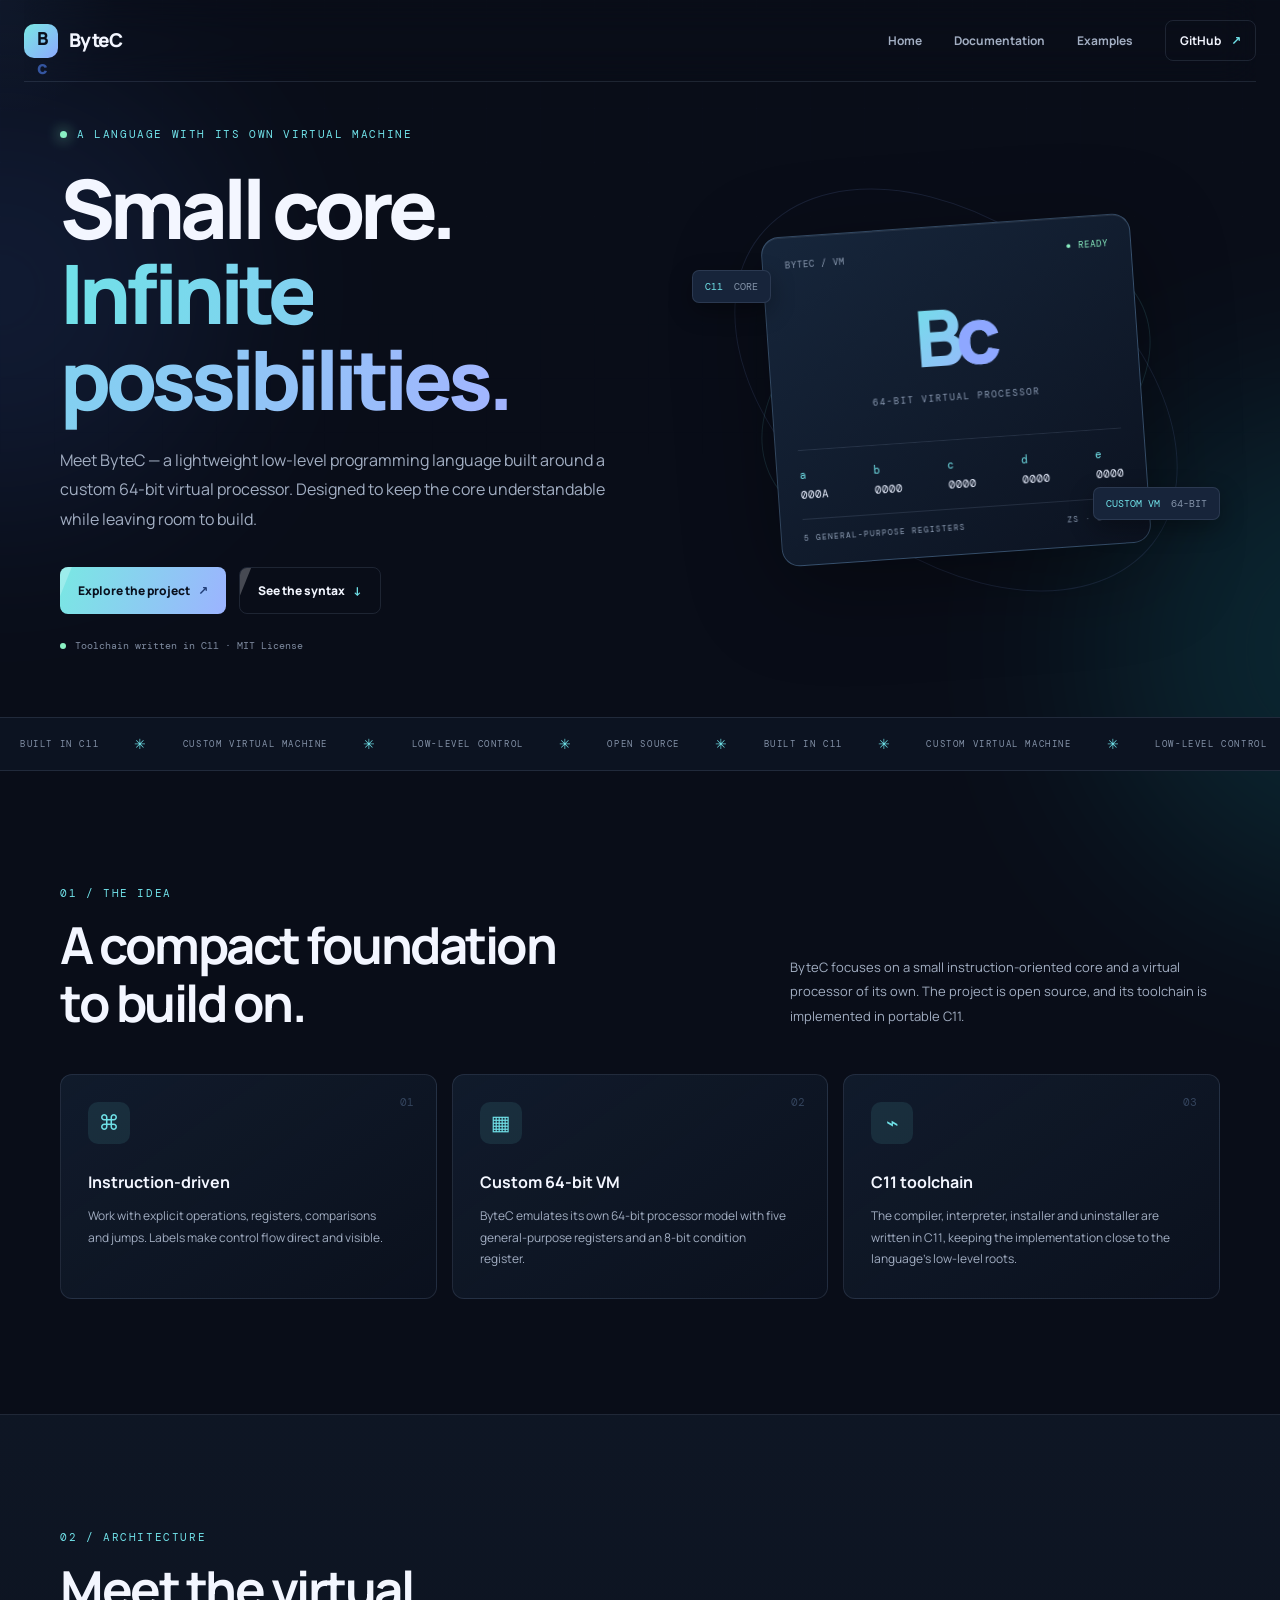
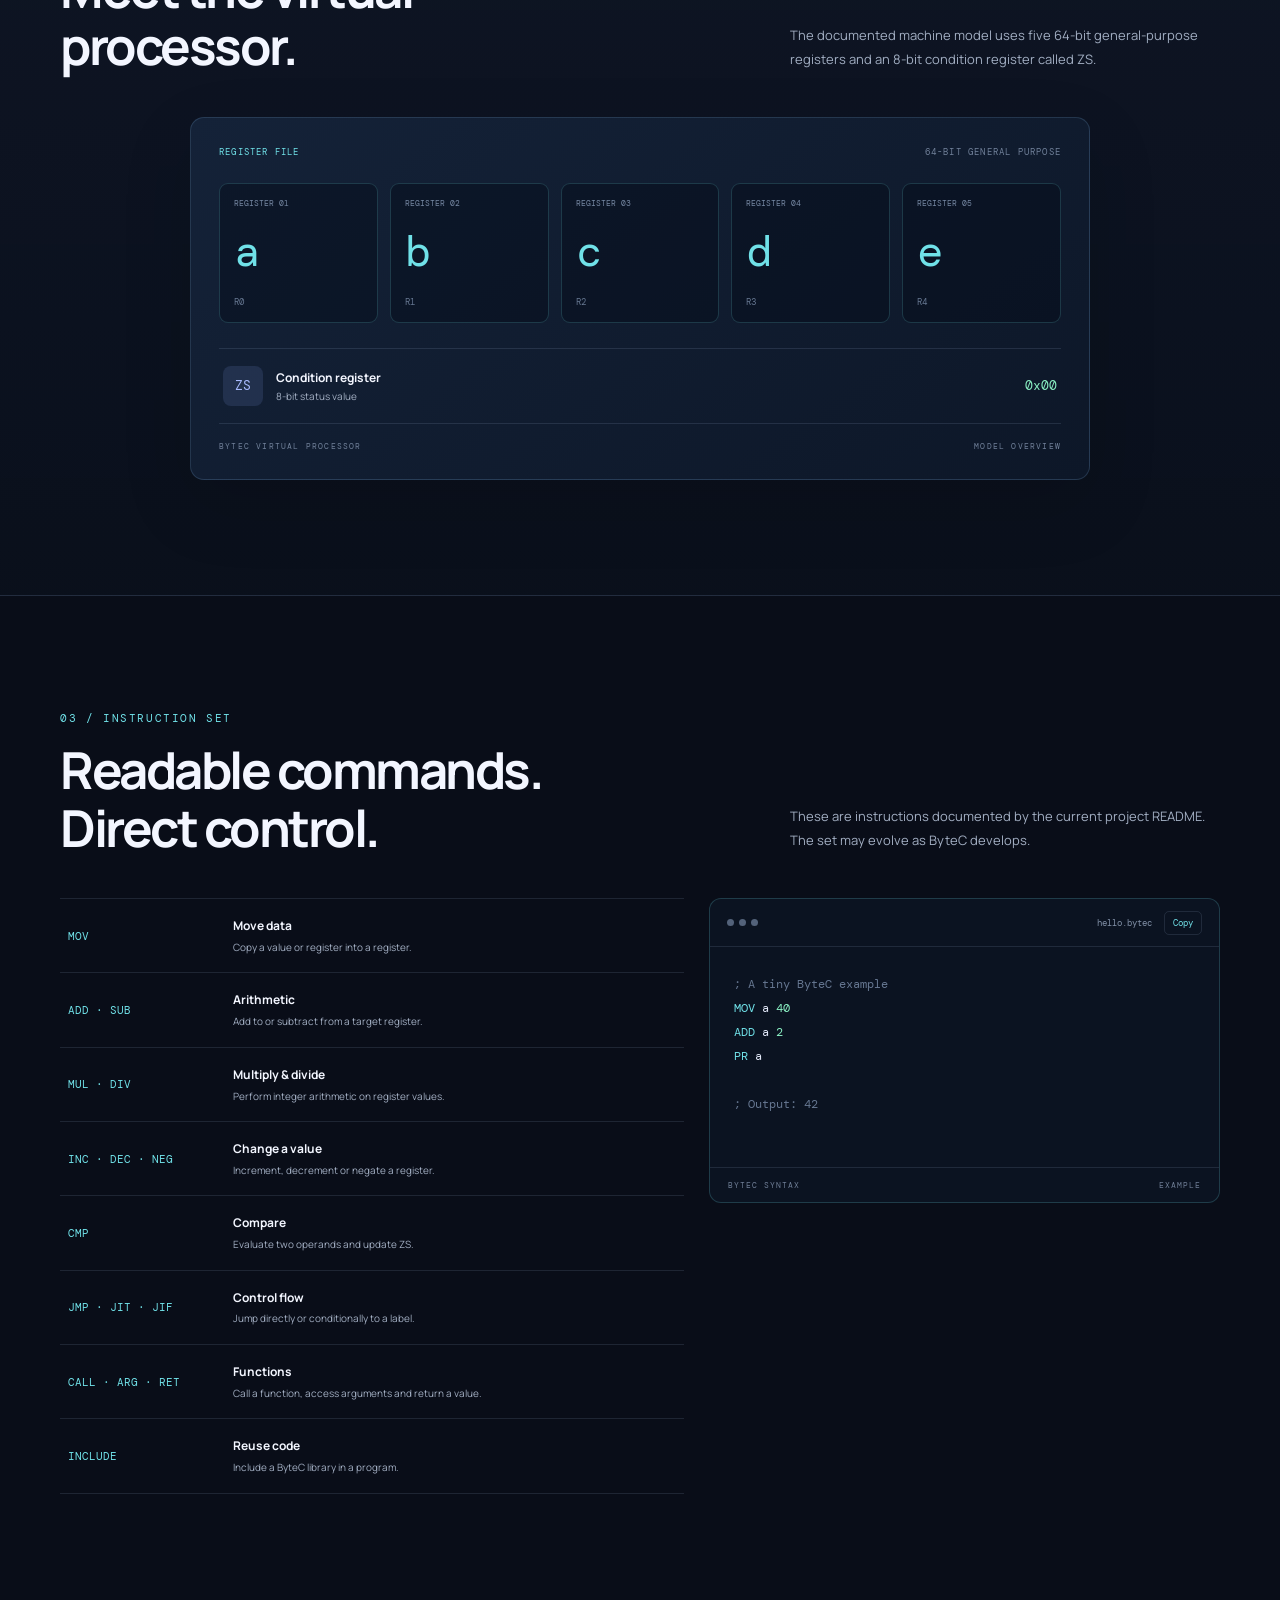
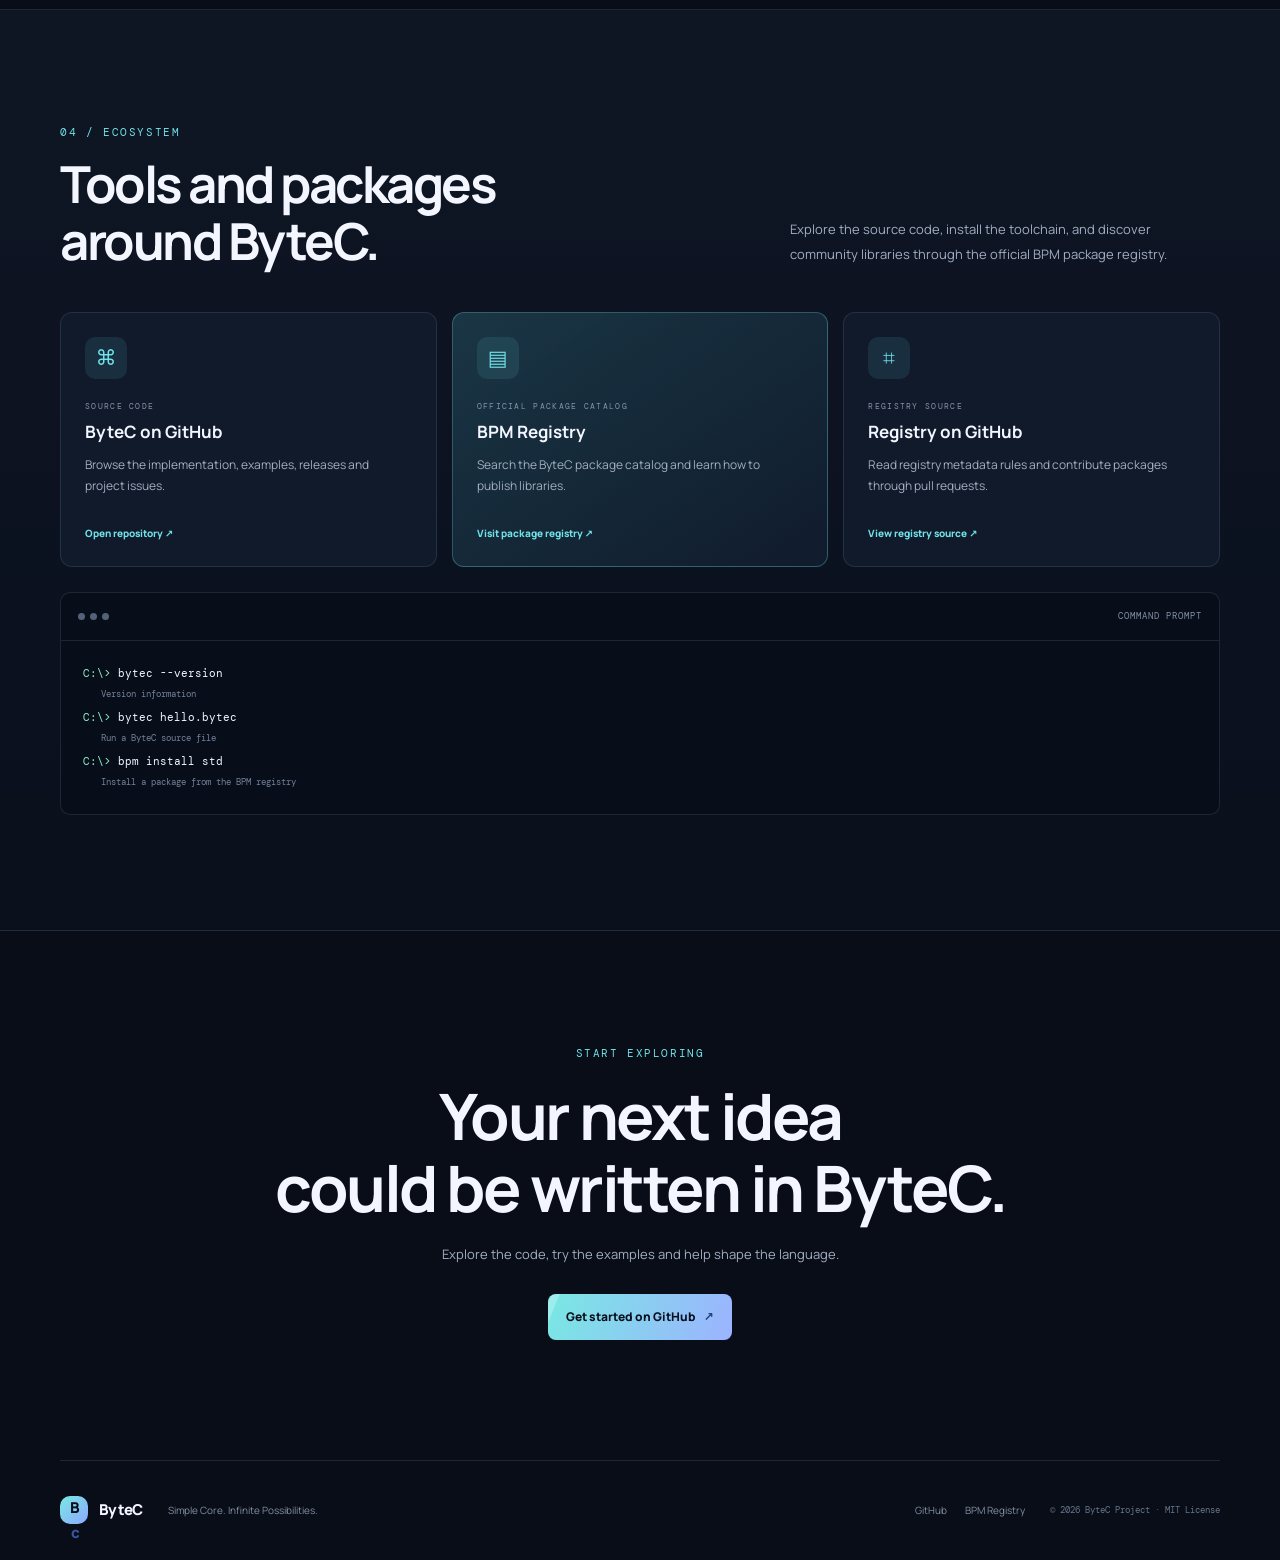
<file: web/index.html>
<!doctype html>
<html lang="en">
<head>
  <meta charset="utf-8">
  <meta name="viewport" content="width=device-width, initial-scale=1">
  <meta name="theme-color" content="#090d18">
  <meta name="description" content="ByteC is a lightweight low-level programming language built around a custom 64-bit virtual processor and a C11 toolchain.">
  <title>ByteC — Simple Core. Infinite Possibilities.</title>
  <link rel="icon" href="favicon.svg" type="image/svg+xml">
  <link rel="preconnect" href="https://fonts.googleapis.com">
  <link rel="preconnect" href="https://fonts.gstatic.com" crossorigin>
  <link href="https://fonts.googleapis.com/css2?family=DM+Mono:wght@400;500&family=Manrope:wght@400;500;600;700;800&display=swap" rel="stylesheet">
  <link rel="stylesheet" href="styles.css">
</head>
<body>
  <div class="ambient ambient-one"></div><div class="ambient ambient-two"></div>
  <header class="topbar">
    <a class="brand" href="#top" aria-label="ByteC home"><span class="brand-mark">B<span>c</span></span><span>ByteC</span></a>
    <button class="menu-toggle" aria-label="Toggle navigation" aria-expanded="false"><span></span><span></span></button>
    <nav class="nav"><a href="index.html">Home</a><a href="docs.html">Documentation</a><a href="examples.html">Examples</a><a class="nav-cta" href="https://github.com/ByteCompilier/ByteC" target="_blank" rel="noreferrer">GitHub <span>↗</span></a></nav>
  </header>

  <main id="top">
    <section class="hero wrap">
      <div class="hero-copy">
        <div class="eyebrow"><span class="pulse"></span> A language with its own virtual machine</div>
        <h1>Small core.<br><span>Infinite possibilities.</span></h1>
        <p class="hero-lead">Meet ByteC — a lightweight low-level programming language built around a custom 64-bit virtual processor. Designed to keep the core understandable while leaving room to build.</p>
        <div class="hero-actions">
          <a class="button button-primary" href="https://github.com/ByteCompilier/ByteC" target="_blank" rel="noreferrer">Explore the project <span>↗</span></a>
          <a class="button button-ghost" href="#quick-start">See the syntax <span>↓</span></a>
        </div>
        <div class="hero-note"><span class="dot"></span> Toolchain written in C11 · MIT License</div>
      </div>
      <div class="hero-visual" aria-label="Illustration of the ByteC virtual machine">
        <div class="orbit orbit-a"></div><div class="orbit orbit-b"></div>
        <div class="chip">
          <div class="chip-top"><span>BYTEC / VM</span><span class="chip-status">● READY</span></div>
          <div class="chip-core"><span class="chip-symbol">B<span>c</span></span><span class="chip-caption">64-BIT VIRTUAL PROCESSOR</span></div>
          <div class="registers"><span>a <b>000A</b></span><span>b <b>0000</b></span><span>c <b>0000</b></span><span>d <b>0000</b></span><span>e <b>0000</b></span></div>
          <div class="chip-bottom"><span>5 GENERAL-PURPOSE REGISTERS</span><span>ZS · 8-BIT</span></div>
        </div>
        <div class="float-tag tag-left">C11 <span>CORE</span></div><div class="float-tag tag-right">CUSTOM VM <span>64-BIT</span></div>
      </div>
    </section>

    <section class="ticker"><div class="ticker-track"><span>BUILT IN C11</span><i>✳</i><span>CUSTOM VIRTUAL MACHINE</span><i>✳</i><span>LOW-LEVEL CONTROL</span><i>✳</i><span>OPEN SOURCE</span><i>✳</i><span>BUILT IN C11</span><i>✳</i><span>CUSTOM VIRTUAL MACHINE</span><i>✳</i><span>LOW-LEVEL CONTROL</span><i>✳</i><span>OPEN SOURCE</span></div></section>

    <section class="section wrap" id="about">
      <div class="section-heading"><div><div class="eyebrow">01 / THE IDEA</div><h2>A compact foundation<br>to build on.</h2></div><p>ByteC focuses on a small instruction-oriented core and a virtual processor of its own. The project is open source, and its toolchain is implemented in portable C11.</p></div>
      <div class="feature-grid">
        <article class="feature-card"><div class="feature-icon">⌘</div><h3>Instruction-driven</h3><p>Work with explicit operations, registers, comparisons and jumps. Labels make control flow direct and visible.</p><span class="card-index">01</span></article>
        <article class="feature-card"><div class="feature-icon">▦</div><h3>Custom 64-bit VM</h3><p>ByteC emulates its own 64-bit processor model with five general-purpose registers and an 8-bit condition register.</p><span class="card-index">02</span></article>
        <article class="feature-card"><div class="feature-icon">⌁</div><h3>C11 toolchain</h3><p>The compiler, interpreter, installer and uninstaller are written in C11, keeping the implementation close to the language's low-level roots.</p><span class="card-index">03</span></article>
      </div>
    </section>

    <section class="section architecture-section" id="architecture">
      <div class="wrap">
        <div class="section-heading"><div><div class="eyebrow">02 / ARCHITECTURE</div><h2>Meet the virtual<br>processor.</h2></div><p>The documented machine model uses five 64-bit general-purpose registers and an 8-bit condition register called ZS.</p></div>
        <div class="architecture-panel">
          <div class="arch-label">REGISTER FILE <span>64-BIT GENERAL PURPOSE</span></div>
          <div class="register-grid"><div class="reg"><small>REGISTER 01</small><strong>a</strong><em>R0</em></div><div class="reg"><small>REGISTER 02</small><strong>b</strong><em>R1</em></div><div class="reg"><small>REGISTER 03</small><strong>c</strong><em>R2</em></div><div class="reg"><small>REGISTER 04</small><strong>d</strong><em>R3</em></div><div class="reg"><small>REGISTER 05</small><strong>e</strong><em>R4</em></div></div>
          <div class="condition-row"><div><span class="condition-icon">ZS</span><div><strong>Condition register</strong><small>8-bit status value</small></div></div><span class="condition-value">0x00</span></div>
          <div class="arch-foot"><span>BYTEC VIRTUAL PROCESSOR</span><span>MODEL OVERVIEW</span></div>
        </div>
      </div>
    </section>

    <section class="section wrap" id="instructions">
      <div class="section-heading"><div><div class="eyebrow">03 / INSTRUCTION SET</div><h2>Readable commands.<br>Direct control.</h2></div><p>These are instructions documented by the current project README. The set may evolve as ByteC develops.</p></div>
      <div class="instruction-layout">
        <div class="instruction-list">
          <div class="instruction-row"><code>MOV</code><div><strong>Move data</strong><span>Copy a value or register into a register.</span></div></div>
          <div class="instruction-row"><code>ADD · SUB</code><div><strong>Arithmetic</strong><span>Add to or subtract from a target register.</span></div></div>
          <div class="instruction-row"><code>MUL · DIV</code><div><strong>Multiply & divide</strong><span>Perform integer arithmetic on register values.</span></div></div>
          <div class="instruction-row"><code>INC · DEC · NEG</code><div><strong>Change a value</strong><span>Increment, decrement or negate a register.</span></div></div>
          <div class="instruction-row"><code>CMP</code><div><strong>Compare</strong><span>Evaluate two operands and update ZS.</span></div></div>
          <div class="instruction-row"><code>JMP · JIT · JIF</code><div><strong>Control flow</strong><span>Jump directly or conditionally to a label.</span></div></div>
          <div class="instruction-row"><code>CALL · ARG · RET</code><div><strong>Functions</strong><span>Call a function, access arguments and return a value.</span></div></div>
          <div class="instruction-row"><code>INCLUDE</code><div><strong>Reuse code</strong><span>Include a ByteC library in a program.</span></div></div>
        </div>
        <div class="code-card" id="quick-start">
          <div class="code-title"><span><i></i><i></i><i></i></span><b>hello.bytec</b><button class="copy-button" data-copy="MOV a 40&#10;ADD a 2&#10;PR a">Copy</button></div>
          <pre><span class="code-muted">; A tiny ByteC example</span>
<span class="code-op">MOV</span> a <span class="code-num">40</span>
<span class="code-op">ADD</span> a <span class="code-num">2</span>
<span class="code-op">PR</span> a

<span class="code-muted">; Output: 42</span></pre>
          <div class="code-foot"><span>BYTEC SYNTAX</span><span>EXAMPLE</span></div>
        </div>
      </div>
    </section>

    <section class="section ecosystem-section" id="ecosystem">
      <div class="wrap">
        <div class="section-heading"><div><div class="eyebrow">04 / ECOSYSTEM</div><h2>Tools and packages<br>around ByteC.</h2></div><p>Explore the source code, install the toolchain, and discover community libraries through the official BPM package registry.</p></div>
        <div class="ecosystem-grid">
          <a class="eco-card" href="https://github.com/ByteCompilier/ByteC" target="_blank" rel="noreferrer"><span class="eco-icon">⌘</span><span class="eco-kicker">SOURCE CODE</span><strong>ByteC on GitHub</strong><p>Browse the implementation, examples, releases and project issues.</p><span class="eco-link">Open repository ↗</span></a>
          <a class="eco-card eco-highlight" href="https://bytecompilier.github.io/BPM-registry/" target="_blank" rel="noreferrer"><span class="eco-icon">▤</span><span class="eco-kicker">OFFICIAL PACKAGE CATALOG</span><strong>BPM Registry</strong><p>Search the ByteC package catalog and learn how to publish libraries.</p><span class="eco-link">Visit package registry ↗</span></a>
          <a class="eco-card" href="https://github.com/ByteCompilier/BPM-registry" target="_blank" rel="noreferrer"><span class="eco-icon">⌗</span><span class="eco-kicker">REGISTRY SOURCE</span><strong>Registry on GitHub</strong><p>Read registry metadata rules and contribute packages through pull requests.</p><span class="eco-link">View registry source ↗</span></a>
        </div>
        <div class="terminal-card"><div class="terminal-head"><span><i></i><i></i><i></i></span><b>COMMAND PROMPT</b></div><div class="terminal-body"><p><span class="terminal-prompt">C:\&gt;</span> bytec --version</p><p class="terminal-comment">Version information</p><p><span class="terminal-prompt">C:\&gt;</span> bytec hello.bytec</p><p class="terminal-comment">Run a ByteC source file</p><p><span class="terminal-prompt">C:\&gt;</span> bpm install std</p><p class="terminal-comment">Install a package from the BPM registry</p></div></div>
      </div>
    </section>

    <section class="closing wrap">
      <div class="eyebrow">START EXPLORING</div><h2>Your next idea<br>could be written in ByteC.</h2><p>Explore the code, try the examples and help shape the language.</p><a class="button button-primary" href="https://github.com/ByteCompilier/ByteC" target="_blank" rel="noreferrer">Get started on GitHub <span>↗</span></a>
    </section>
  </main>

  <footer class="footer wrap"><a class="brand" href="#top"><span class="brand-mark">B<span>c</span></span><span>ByteC</span></a><span>Simple Core. Infinite Possibilities.</span><div><a href="https://github.com/ByteCompilier/ByteC" target="_blank" rel="noreferrer">GitHub</a><a href="https://bytecompilier.github.io/BPM-registry/" target="_blank" rel="noreferrer">BPM Registry</a></div><small>© <span id="year"></span> ByteC Project · MIT License</small></footer>
  <script src="script.js"></script>
</body>
</html>
</file>
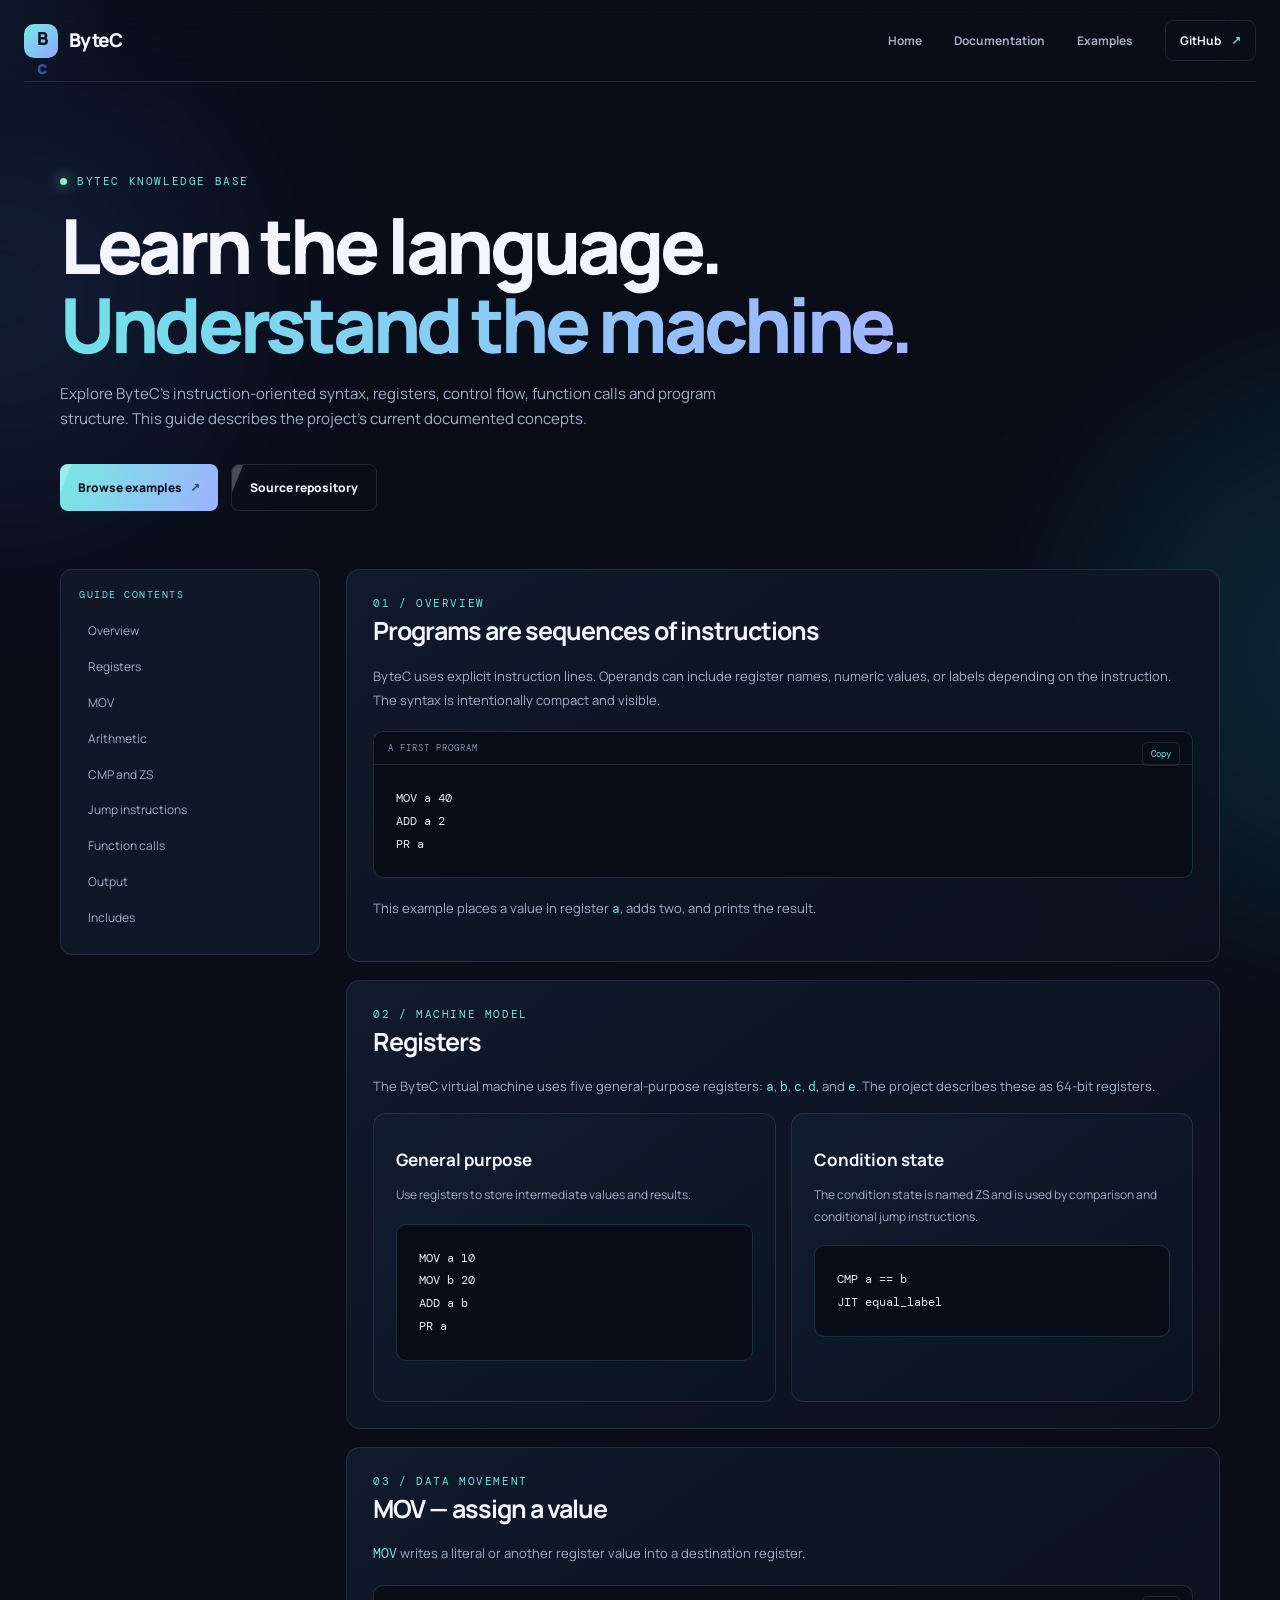
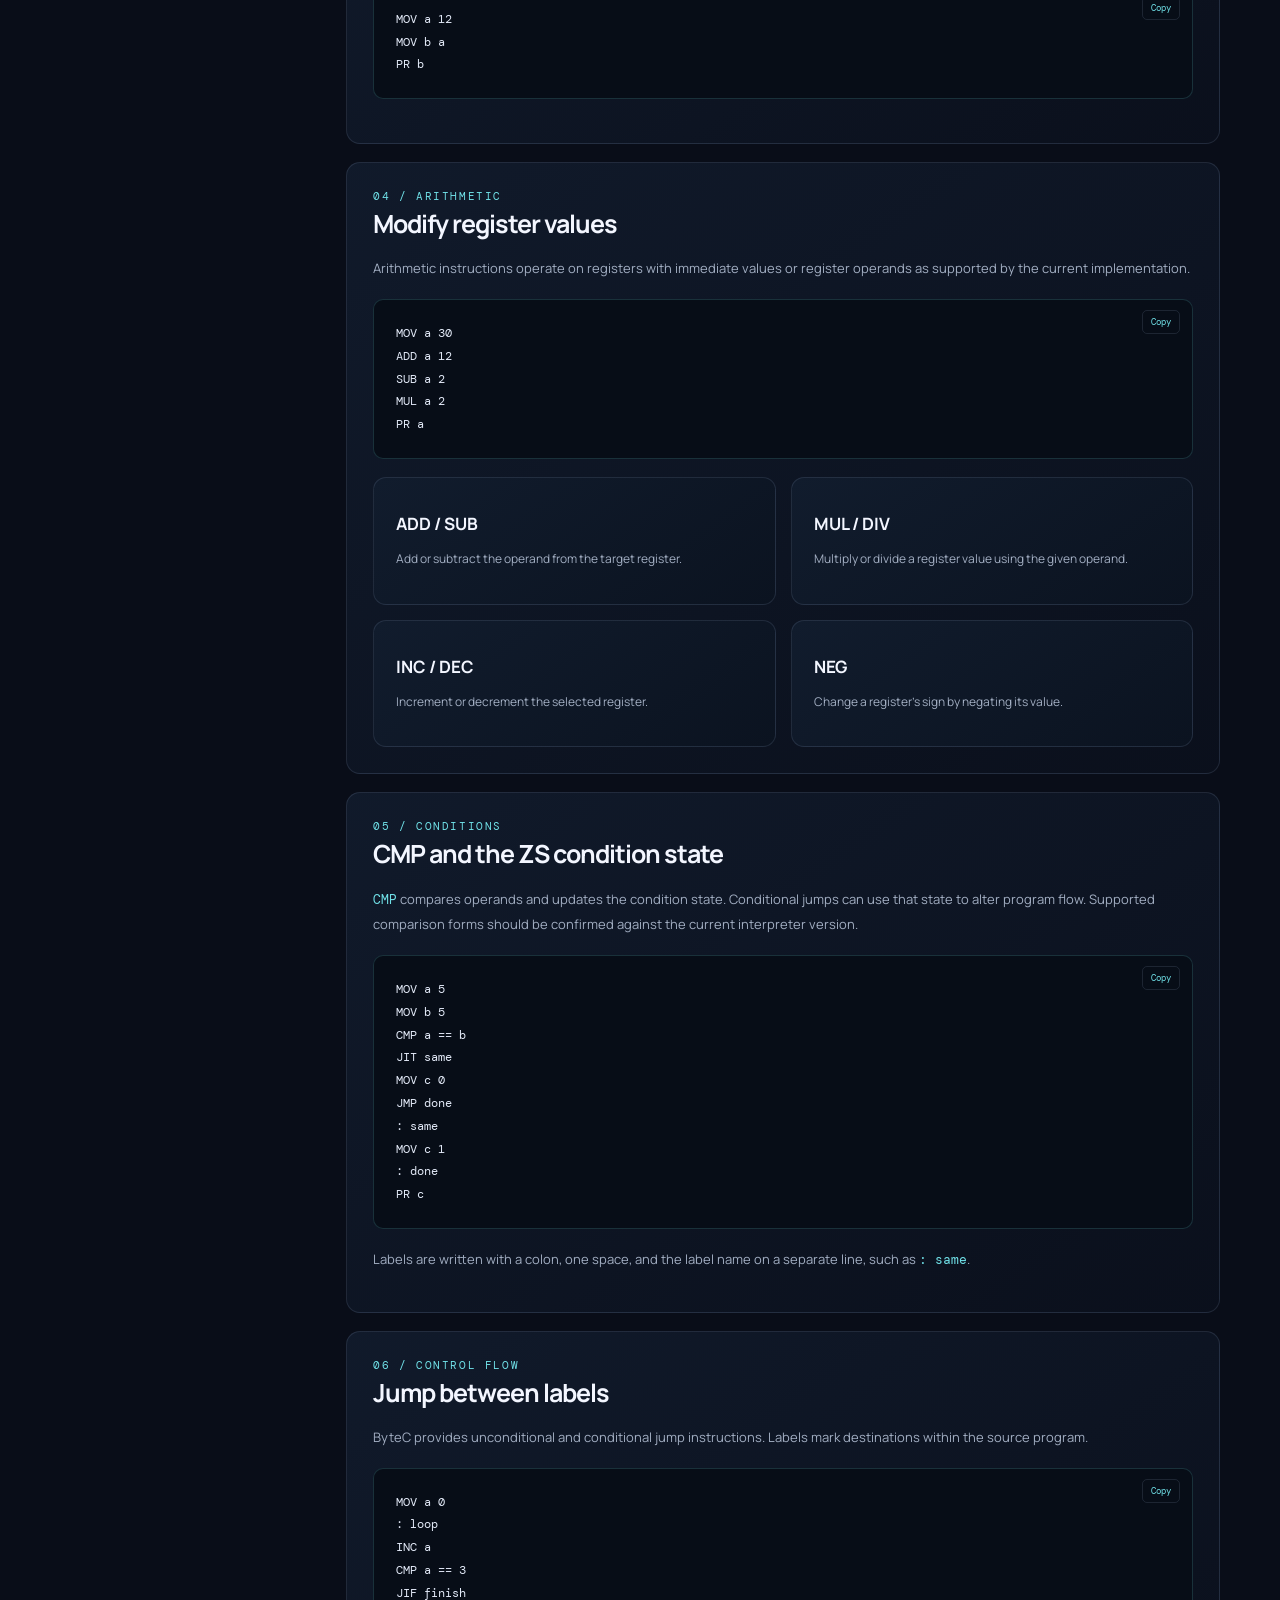
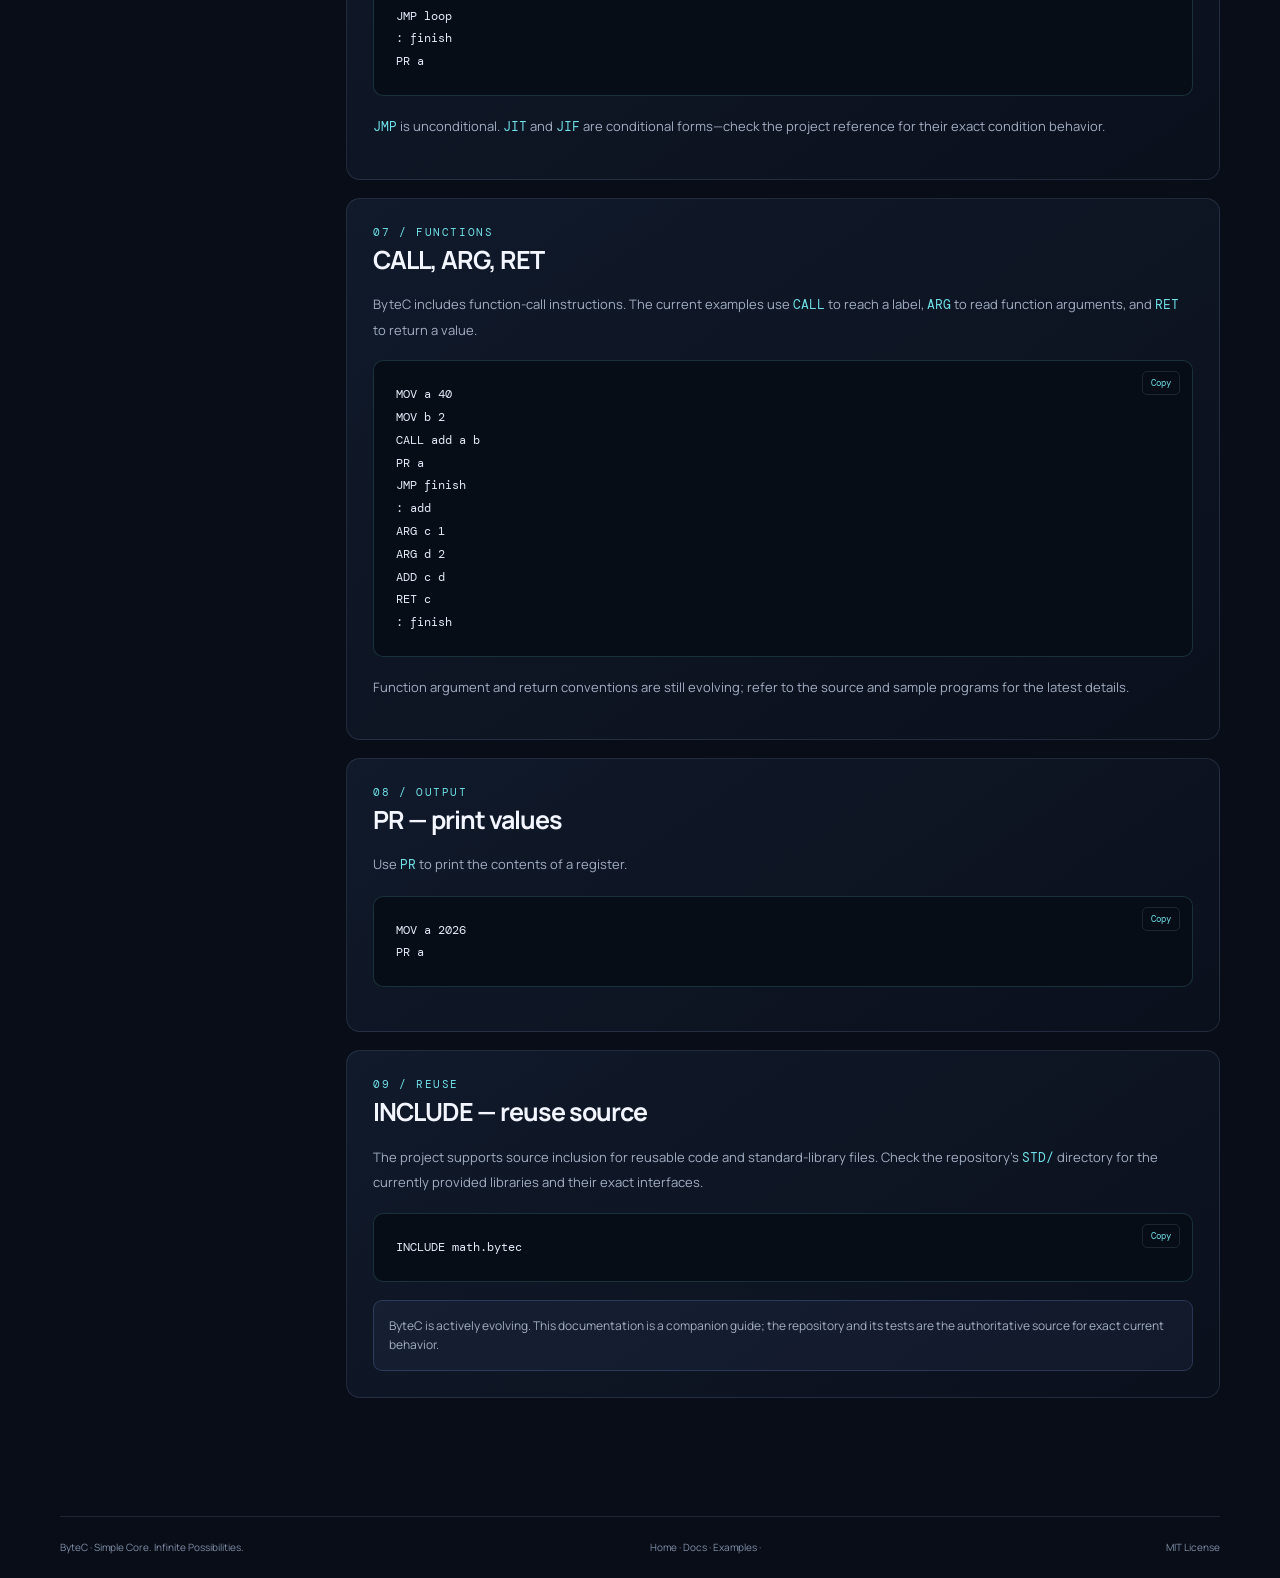
<file: web/docs.html>
<!doctype html><html lang="en"><head><meta charset="utf-8"><meta name="viewport" content="width=device-width,initial-scale=1"><meta name="theme-color" content="#090d18"><meta name="description" content="ByteC language guide, instruction reference, architecture overview and syntax examples"><title>Documentation · ByteC</title><link rel="icon" href="favicon.svg" type="image/svg+xml"><link rel="preconnect" href="https://fonts.googleapis.com"><link rel="preconnect" href="https://fonts.gstatic.com" crossorigin><link href="https://fonts.googleapis.com/css2?family=DM+Mono:wght@400;500&family=Manrope:wght@400;500;600;700;800&display=swap" rel="stylesheet"><link rel="stylesheet" href="styles.css"></head><body><div class="ambient ambient-one"></div><div class="ambient ambient-two"></div><header class="topbar"><a class="brand" href="index.html"><span class="brand-mark">B<span>c</span></span><span>ByteC</span></a><button class="menu-toggle" aria-label="Toggle navigation" aria-expanded="false"><span></span><span></span></button><nav class="nav"><a href="index.html">Home</a><a href="docs.html">Documentation</a><a href="examples.html">Examples</a><a class="nav-cta" href="https://github.com/ByteCompilier/ByteC" target="_blank" rel="noreferrer">GitHub <span>↗</span></a></nav></header><main class="wrap page-shell">
<section class="page-hero"><div class="eyebrow"><span class="pulse"></span> BYTEC KNOWLEDGE BASE</div><h1>Learn the language.<br><span>Understand the machine.</span></h1><p>Explore ByteC's instruction-oriented syntax, registers, control flow, function calls and program structure. This guide describes the project's current documented concepts.</p><div class="hero-actions"><a class="button button-primary" href="examples.html">Browse examples <span>↗</span></a><a class="button button-ghost" href="https://github.com/ByteCompilier/ByteC" target="_blank" rel="noreferrer">Source repository</a></div></section>
<div class="page-grid"><aside class="side-nav"><h3>GUIDE CONTENTS</h3><a href="#overview">Overview</a><a href="#registers">Registers</a><a href="#move">MOV</a><a href="#math">Arithmetic</a><a href="#compare">CMP and ZS</a><a href="#branches">Jump instructions</a><a href="#functions">Function calls</a><a href="#io">Output</a><a href="#include">Includes</a></aside><div class="doc-content">
<section class="doc-section reveal" id="overview"><div class="eyebrow">01 / OVERVIEW</div><h2>Programs are sequences of instructions</h2><p>ByteC uses explicit instruction lines. Operands can include register names, numeric values, or labels depending on the instruction. The syntax is intentionally compact and visible.</p><div class="code-block"><div class="code-label">A FIRST PROGRAM</div><pre>MOV a 40
ADD a 2
PR a</pre><button class="copy-button" data-copy="MOV a 40
ADD a 2
PR a">Copy</button></div><p>This example places a value in register <code>a</code>, adds two, and prints the result.</p></section>
<section class="doc-section reveal" id="registers"><div class="eyebrow">02 / MACHINE MODEL</div><h2>Registers</h2><p>The ByteC virtual machine uses five general-purpose registers: <code>a</code>, <code>b</code>, <code>c</code>, <code>d</code>, and <code>e</code>. The project describes these as 64-bit registers.</p><div class="page-cards"><div class="page-card"><h3>General purpose</h3><p>Use registers to store intermediate values and results.</p><div class="code-block"><pre>MOV a 10
MOV b 20
ADD a b
PR a</pre></div></div><div class="page-card"><h3>Condition state</h3><p>The condition state is named ZS and is used by comparison and conditional jump instructions.</p><div class="code-block"><pre>CMP a == b
JIT equal_label</pre></div></div></div></section>
<section class="doc-section reveal" id="move"><div class="eyebrow">03 / DATA MOVEMENT</div><h2>MOV — assign a value</h2><p><code>MOV</code> writes a literal or another register value into a destination register.</p><div class="code-block"><pre>MOV a 12
MOV b a
PR b</pre><button class="copy-button" data-copy="MOV a 12
MOV b a
PR b">Copy</button></div></section>
<section class="doc-section reveal" id="math"><div class="eyebrow">04 / ARITHMETIC</div><h2>Modify register values</h2><p>Arithmetic instructions operate on registers with immediate values or register operands as supported by the current implementation.</p><div class="code-block"><pre>MOV a 30
ADD a 12
SUB a 2
MUL a 2
PR a</pre><button class="copy-button" data-copy="MOV a 30
ADD a 12
SUB a 2
MUL a 2
PR a">Copy</button></div><div class="page-cards"><div class="page-card"><h3>ADD / SUB</h3><p>Add or subtract the operand from the target register.</p></div><div class="page-card"><h3>MUL / DIV</h3><p>Multiply or divide a register value using the given operand.</p></div><div class="page-card"><h3>INC / DEC</h3><p>Increment or decrement the selected register.</p></div><div class="page-card"><h3>NEG</h3><p>Change a register's sign by negating its value.</p></div></div></section>
<section class="doc-section reveal" id="compare"><div class="eyebrow">05 / CONDITIONS</div><h2>CMP and the ZS condition state</h2><p><code>CMP</code> compares operands and updates the condition state. Conditional jumps can use that state to alter program flow. Supported comparison forms should be confirmed against the current interpreter version.</p><div class="code-block"><pre>MOV a 5
MOV b 5
CMP a == b
JIT same
MOV c 0
JMP done
: same
MOV c 1
: done
PR c</pre><button class="copy-button" data-copy="MOV a 5
MOV b 5
CMP a == b
JIT same
MOV c 0
JMP done
: same
MOV c 1
: done
PR c">Copy</button></div><p>Labels are written with a colon, one space, and the label name on a separate line, such as <code>: same</code>.</p></section>
<section class="doc-section reveal" id="branches"><div class="eyebrow">06 / CONTROL FLOW</div><h2>Jump between labels</h2><p>ByteC provides unconditional and conditional jump instructions. Labels mark destinations within the source program.</p><div class="code-block"><pre>MOV a 0
: loop
INC a
CMP a == 3
JIF finish
JMP loop
: finish
PR a</pre><button class="copy-button" data-copy="MOV a 0
: loop
INC a
CMP a == 3
JIF finish
JMP loop
: finish
PR a">Copy</button></div><p><code>JMP</code> is unconditional. <code>JIT</code> and <code>JIF</code> are conditional forms—check the project reference for their exact condition behavior.</p></section>
<section class="doc-section reveal" id="functions"><div class="eyebrow">07 / FUNCTIONS</div><h2>CALL, ARG, RET</h2><p>ByteC includes function-call instructions. The current examples use <code>CALL</code> to reach a label, <code>ARG</code> to read function arguments, and <code>RET</code> to return a value.</p><div class="code-block"><pre>MOV a 40
MOV b 2
CALL add a b
PR a
JMP finish
: add
ARG c 1
ARG d 2
ADD c d
RET c
: finish</pre><button class="copy-button" data-copy="MOV a 40
MOV b 2
CALL add a b
PR a
JMP finish
: add
ARG c 1
ARG d 2
ADD c d
RET c
: finish">Copy</button></div><p>Function argument and return conventions are still evolving; refer to the source and sample programs for the latest details.</p></section>
<section class="doc-section reveal" id="io"><div class="eyebrow">08 / OUTPUT</div><h2>PR — print values</h2><p>Use <code>PR</code> to print the contents of a register.</p><div class="code-block"><pre>MOV a 2026
PR a</pre><button class="copy-button" data-copy="MOV a 2026
PR a">Copy</button></div></section>
<section class="doc-section reveal" id="include"><div class="eyebrow">09 / REUSE</div><h2>INCLUDE — reuse source</h2><p>The project supports source inclusion for reusable code and standard-library files. Check the repository's <code>STD/</code> directory for the currently provided libraries and their exact interfaces.</p><div class="code-block"><pre>INCLUDE math.bytec</pre><button class="copy-button" data-copy="INCLUDE math.bytec">Copy</button></div><div class="notice">ByteC is actively evolving. This documentation is a companion guide; the repository and its tests are the authoritative source for exact current behavior.</div></section>
</div></div></main><footer class="site-footer wrap"><span>ByteC · Simple Core. Infinite Possibilities.</span><span><a href="index.html">Home</a> · <a href="docs.html">Docs</a> · <a href="examples.html">Examples</a> · </span><span>MIT License</span></footer><script src="script.js"></script></body></html>
</file>
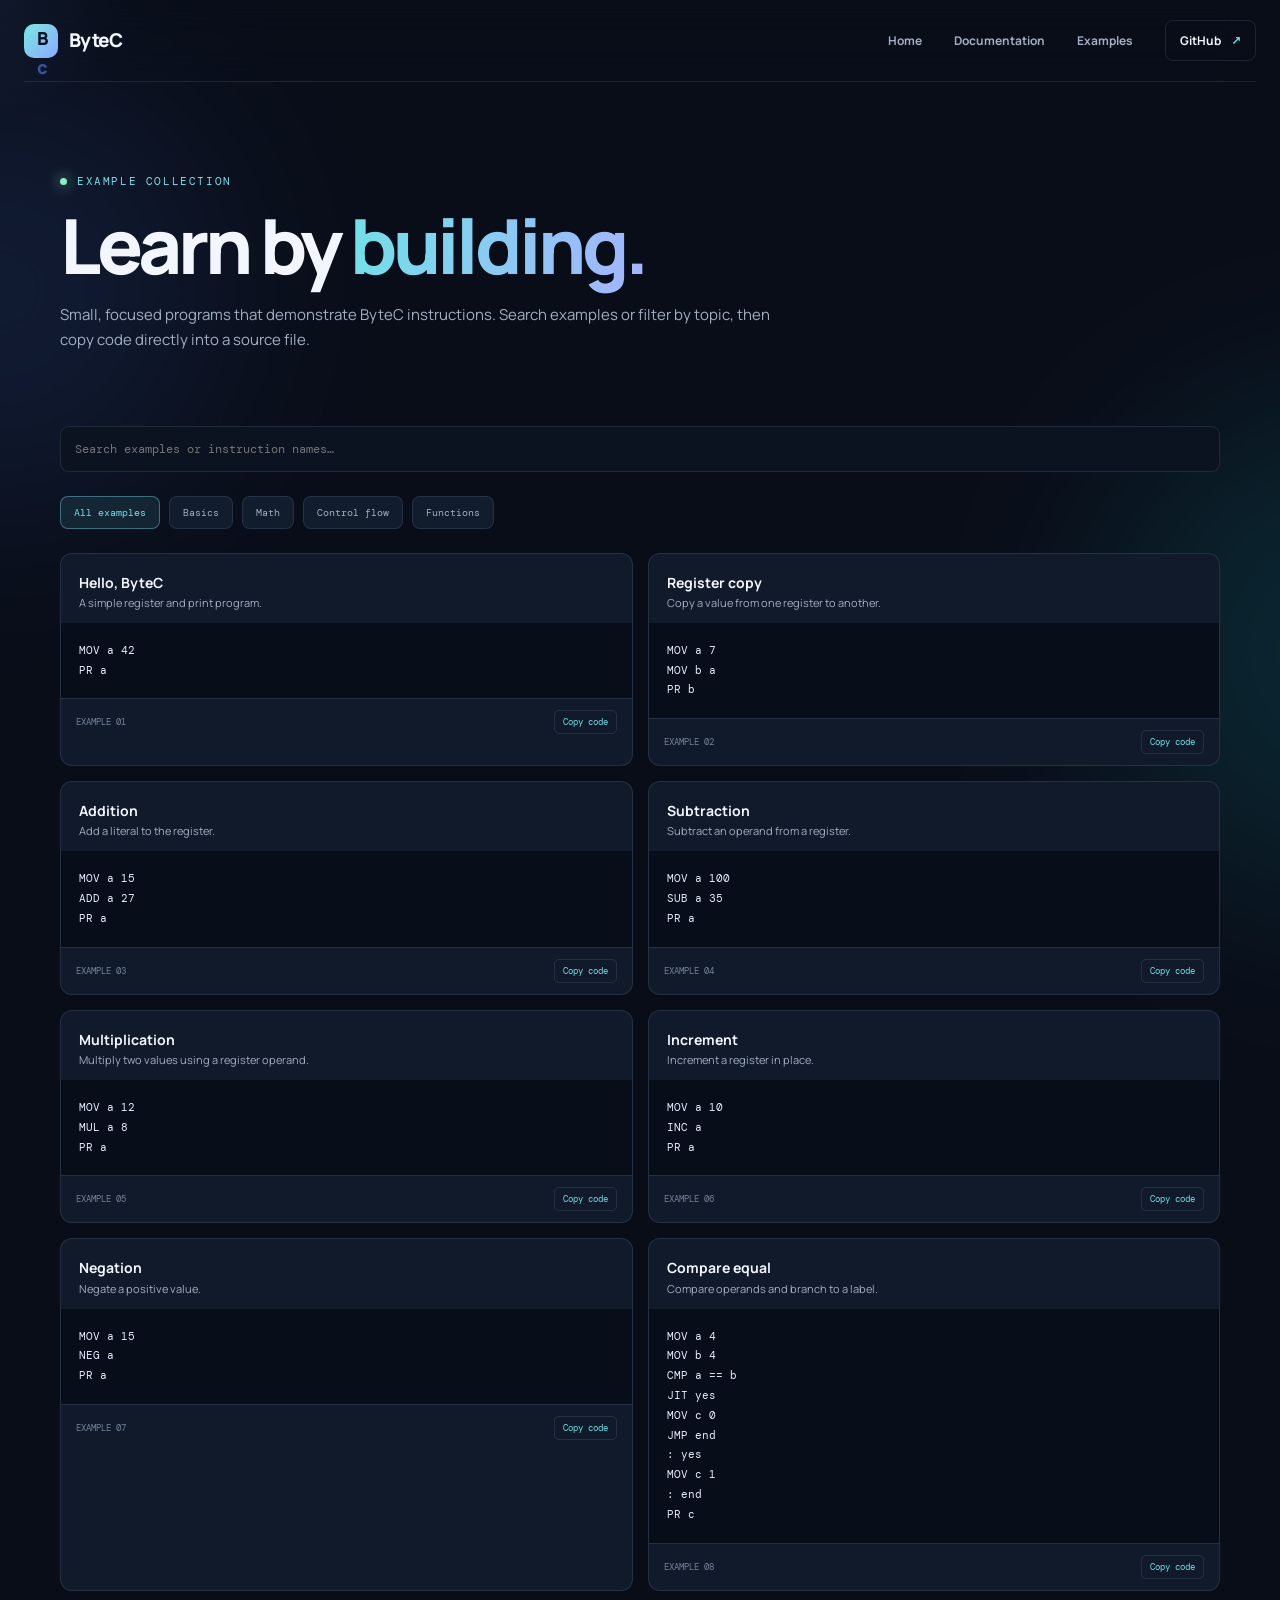
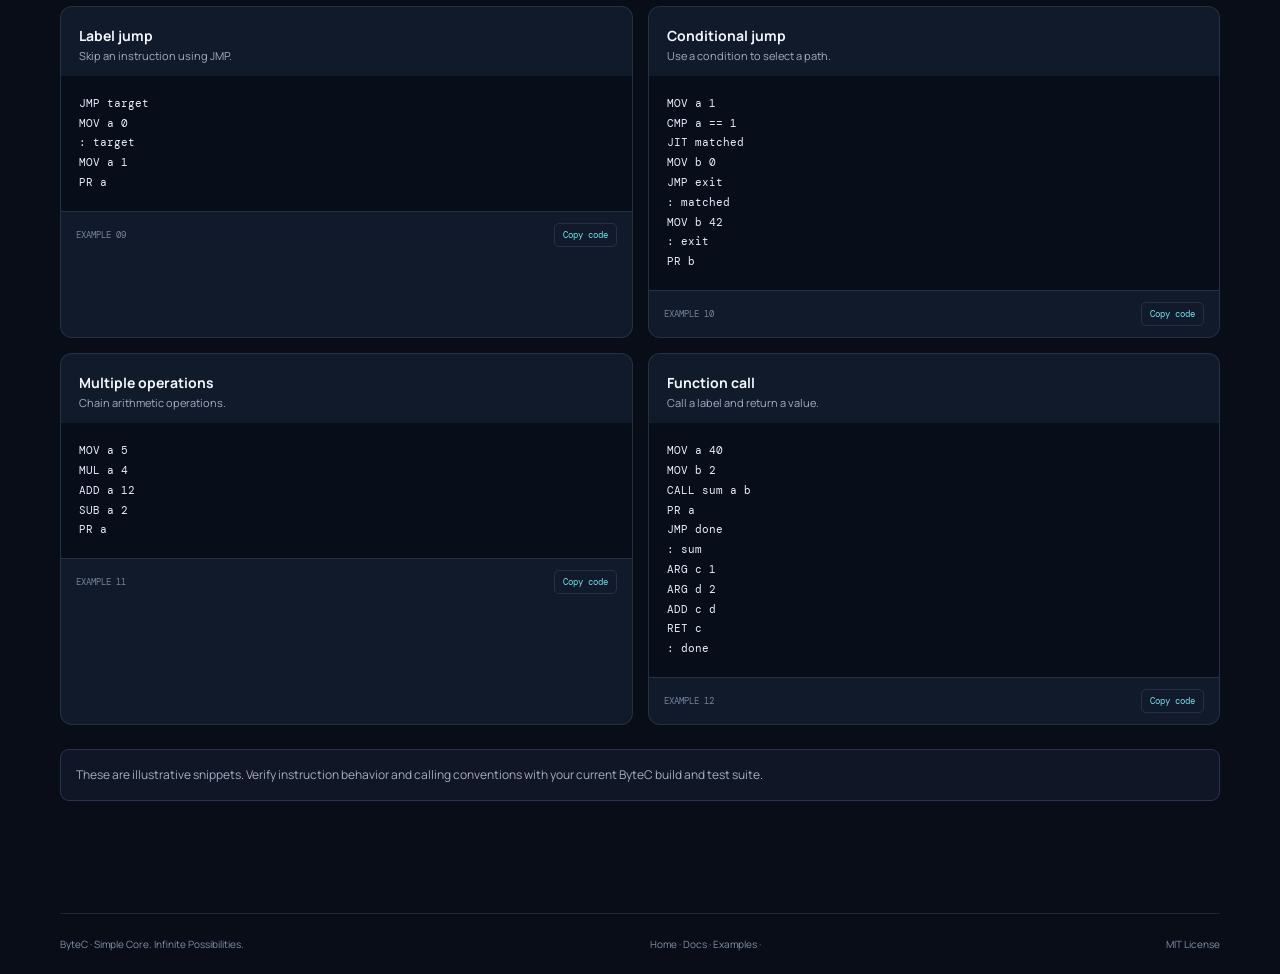
<file: web/examples.html>
<!doctype html><html lang="en"><head><meta charset="utf-8"><meta name="viewport" content="width=device-width,initial-scale=1"><meta name="theme-color" content="#090d18"><meta name="description" content="ByteC programming examples for arithmetic, registers, control flow, comparisons, functions and reusable code"><title>Examples · ByteC</title><link rel="icon" href="favicon.svg" type="image/svg+xml"><link rel="preconnect" href="https://fonts.googleapis.com"><link rel="preconnect" href="https://fonts.gstatic.com" crossorigin><link href="https://fonts.googleapis.com/css2?family=DM+Mono:wght@400;500&family=Manrope:wght@400;500;600;700;800&display=swap" rel="stylesheet"><link rel="stylesheet" href="styles.css"></head><body><div class="ambient ambient-one"></div><div class="ambient ambient-two"></div><header class="topbar"><a class="brand" href="index.html"><span class="brand-mark">B<span>c</span></span><span>ByteC</span></a><button class="menu-toggle" aria-label="Toggle navigation" aria-expanded="false"><span></span><span></span></button><nav class="nav"><a href="index.html">Home</a><a href="docs.html">Documentation</a><a href="examples.html">Examples</a><a class="nav-cta" href="https://github.com/ByteCompilier/ByteC" target="_blank" rel="noreferrer">GitHub <span>↗</span></a></nav></header><main class="wrap page-shell">
<section class="page-hero"><div class="eyebrow"><span class="pulse"></span> EXAMPLE COLLECTION</div><h1>Learn by <span>building.</span></h1><p>Small, focused programs that demonstrate ByteC instructions. Search examples or filter by topic, then copy code directly into a source file.</p></section><input class="search-box" id="example-search" placeholder="Search examples or instruction names…" aria-label="Search examples"><div class="filter-bar"><button class="filter-btn active" data-filter="all">All examples</button><button class="filter-btn" data-filter="basics">Basics</button><button class="filter-btn" data-filter="math">Math</button><button class="filter-btn" data-filter="flow">Control flow</button><button class="filter-btn" data-filter="functions">Functions</button></div><div class="examples-grid">
<article class="example-card reveal" data-category="basics"><h3>Hello, ByteC</h3><p>A simple register and print program.</p><pre>MOV a 42
PR a</pre><div class="example-footer"><span>EXAMPLE 01</span><button class="copy-button" data-copy="MOV a 42
PR a">Copy code</button></div></article><article class="example-card reveal" data-category="basics"><h3>Register copy</h3><p>Copy a value from one register to another.</p><pre>MOV a 7
MOV b a
PR b</pre><div class="example-footer"><span>EXAMPLE 02</span><button class="copy-button" data-copy="MOV a 7
MOV b a
PR b">Copy code</button></div></article><article class="example-card reveal" data-category="math"><h3>Addition</h3><p>Add a literal to the register.</p><pre>MOV a 15
ADD a 27
PR a</pre><div class="example-footer"><span>EXAMPLE 03</span><button class="copy-button" data-copy="MOV a 15
ADD a 27
PR a">Copy code</button></div></article><article class="example-card reveal" data-category="math"><h3>Subtraction</h3><p>Subtract an operand from a register.</p><pre>MOV a 100
SUB a 35
PR a</pre><div class="example-footer"><span>EXAMPLE 04</span><button class="copy-button" data-copy="MOV a 100
SUB a 35
PR a">Copy code</button></div></article><article class="example-card reveal" data-category="math"><h3>Multiplication</h3><p>Multiply two values using a register operand.</p><pre>MOV a 12
MUL a 8
PR a</pre><div class="example-footer"><span>EXAMPLE 05</span><button class="copy-button" data-copy="MOV a 12
MUL a 8
PR a">Copy code</button></div></article><article class="example-card reveal" data-category="math"><h3>Increment</h3><p>Increment a register in place.</p><pre>MOV a 10
INC a
PR a</pre><div class="example-footer"><span>EXAMPLE 06</span><button class="copy-button" data-copy="MOV a 10
INC a
PR a">Copy code</button></div></article><article class="example-card reveal" data-category="math"><h3>Negation</h3><p>Negate a positive value.</p><pre>MOV a 15
NEG a
PR a</pre><div class="example-footer"><span>EXAMPLE 07</span><button class="copy-button" data-copy="MOV a 15
NEG a
PR a">Copy code</button></div></article><article class="example-card reveal" data-category="flow"><h3>Compare equal</h3><p>Compare operands and branch to a label.</p><pre>MOV a 4
MOV b 4
CMP a == b
JIT yes
MOV c 0
JMP end
: yes
MOV c 1
: end
PR c</pre><div class="example-footer"><span>EXAMPLE 08</span><button class="copy-button" data-copy="MOV a 4
MOV b 4
CMP a == b
JIT yes
MOV c 0
JMP end
: yes
MOV c 1
: end
PR c">Copy code</button></div></article><article class="example-card reveal" data-category="flow"><h3>Label jump</h3><p>Skip an instruction using JMP.</p><pre>JMP target
MOV a 0
: target
MOV a 1
PR a</pre><div class="example-footer"><span>EXAMPLE 09</span><button class="copy-button" data-copy="JMP target
MOV a 0
: target
MOV a 1
PR a">Copy code</button></div></article><article class="example-card reveal" data-category="flow"><h3>Conditional jump</h3><p>Use a condition to select a path.</p><pre>MOV a 1
CMP a == 1
JIT matched
MOV b 0
JMP exit
: matched
MOV b 42
: exit
PR b</pre><div class="example-footer"><span>EXAMPLE 10</span><button class="copy-button" data-copy="MOV a 1
CMP a == 1
JIT matched
MOV b 0
JMP exit
: matched
MOV b 42
: exit
PR b">Copy code</button></div></article><article class="example-card reveal" data-category="math"><h3>Multiple operations</h3><p>Chain arithmetic operations.</p><pre>MOV a 5
MUL a 4
ADD a 12
SUB a 2
PR a</pre><div class="example-footer"><span>EXAMPLE 11</span><button class="copy-button" data-copy="MOV a 5
MUL a 4
ADD a 12
SUB a 2
PR a">Copy code</button></div></article><article class="example-card reveal" data-category="functions"><h3>Function call</h3><p>Call a label and return a value.</p><pre>MOV a 40
MOV b 2
CALL sum a b
PR a
JMP done
: sum
ARG c 1
ARG d 2
ADD c d
RET c
: done</pre><div class="example-footer"><span>EXAMPLE 12</span><button class="copy-button" data-copy="MOV a 40
MOV b 2
CALL sum a b
PR a
JMP done
: sum
ARG c 1
ARG d 2
ADD c d
RET c
: done">Copy code</button></div></article>
</div><p class="notice" style="margin-top:24px">These are illustrative snippets. Verify instruction behavior and calling conventions with your current ByteC build and test suite.</p></main><footer class="site-footer wrap"><span>ByteC · Simple Core. Infinite Possibilities.</span><span><a href="index.html">Home</a> · <a href="docs.html">Docs</a> · <a href="examples.html">Examples</a> · </span><span>MIT License</span></footer><script src="script.js"></script></body></html>
</file>
<file: web/styles.css>
:root{--bg:#090d18;--panel:#101827;--panel2:#131f31;--line:rgba(161,184,219,.14);--text:#f3f6ff;--muted:#a2aec2;--cyan:#70e1e8;--blue:#8ca8ff;--green:#8af0c3;--mono:"DM Mono",monospace;--sans:"Manrope",system-ui,sans-serif}*{box-sizing:border-box}html{scroll-behavior:smooth;scroll-padding-top:90px}body{margin:0;background:var(--bg);color:var(--text);font-family:var(--sans);line-height:1.65;overflow-x:hidden}a{color:inherit;text-decoration:none}.wrap{width:min(1160px,calc(100% - 48px));margin-inline:auto}.ambient{position:absolute;pointer-events:none;filter:blur(100px);opacity:.15;border-radius:50%;z-index:-1}.ambient-one{width:440px;height:440px;background:#3d69c9;top:70px;left:-220px}.ambient-two{width:500px;height:500px;background:#17aeb6;top:400px;right:-320px}.topbar{height:82px;width:min(1280px,calc(100% - 48px));margin:auto;display:flex;align-items:center;justify-content:space-between;border-bottom:1px solid var(--line);position:relative;z-index:5}.brand{display:inline-flex;align-items:center;gap:11px;font-weight:800;font-size:19px;letter-spacing:-.7px}.brand-mark{width:34px;height:34px;border-radius:10px;display:grid;place-items:center;background:linear-gradient(135deg,#79e8e3,#8da9ff);color:#09101d;font-size:18px;font-weight:800;letter-spacing:-2px}.brand-mark span{color:#3455a0}.nav{display:flex;align-items:center;gap:32px;font-size:12px;color:var(--muted);font-weight:700}.nav a:hover,.footer a:hover{color:var(--cyan)}.nav .nav-cta{border:1px solid var(--line);border-radius:8px;padding:10px 14px;color:var(--text)}.nav-cta span,.button span{margin-left:8px;color:var(--cyan)}.menu-toggle{display:none;background:none;border:0;color:white}.hero{min-height:610px;display:grid;grid-template-columns:1.05fr .95fr;align-items:center;gap:48px;padding-top:45px;padding-bottom:65px}.eyebrow{font:11px var(--mono);letter-spacing:1.6px;color:var(--cyan);text-transform:uppercase;display:flex;align-items:center;gap:10px}.pulse{width:7px;height:7px;background:var(--green);border-radius:50%;box-shadow:0 0 14px var(--green)}h1,h2,h3,p{margin-top:0}h1{font-size:clamp(48px,6.5vw,82px);line-height:1.04;letter-spacing:-5px;margin:25px 0 24px;font-weight:800}h1 span{background:linear-gradient(95deg,var(--cyan),#a3b4ff);color:transparent;background-clip:text}.hero-lead{max-width:570px;color:var(--muted);font-size:16px;line-height:1.85}.hero-actions{display:flex;gap:13px;margin-top:32px;flex-wrap:wrap}.button{display:inline-flex;align-items:center;justify-content:center;padding:13px 18px;border-radius:8px;font-size:12px;font-weight:800;transition:transform .2s,border-color .2s}.button:hover{transform:translateY(-2px)}.button-primary{background:linear-gradient(110deg,#79e8e3,#9cb3ff);color:#09101d}.button-primary span{color:#203d76}.button-ghost{border:1px solid var(--line);color:var(--text)}.hero-note{margin-top:25px;color:#7f8ba0;font:10px var(--mono);display:flex;align-items:center;gap:9px}.dot{width:6px;height:6px;background:var(--green);border-radius:50%}.hero-visual{min-height:390px;display:grid;place-items:center;position:relative}.orbit{position:absolute;border:1px solid rgba(112,225,232,.14);border-radius:50%;transform:rotate(-24deg)}.orbit-a{width:410px;height:260px}.orbit-b{width:500px;height:330px;transform:rotate(38deg);border-color:rgba(140,168,255,.13)}.chip{position:relative;width:min(370px,90%);padding:22px;border:1px solid rgba(132,183,227,.3);border-radius:18px;background:linear-gradient(145deg,rgba(23,39,61,.97),rgba(12,19,33,.98));box-shadow:0 25px 90px rgba(0,0,0,.35),inset 0 1px rgba(255,255,255,.08);transform:rotate(-4deg)}.chip-top,.chip-bottom{display:flex;justify-content:space-between;font:9px var(--mono);letter-spacing:1px;color:#8b9bb2}.chip-status{color:var(--green)}.chip-core{height:180px;display:flex;flex-direction:column;align-items:center;justify-content:center;border-bottom:1px solid var(--line)}.chip-symbol{font-size:78px;line-height:1;font-weight:800;letter-spacing:-9px;background:linear-gradient(140deg,var(--cyan),#9eb1ff);color:transparent;background-clip:text}.chip-symbol span{color:#8ea7ff}.chip-caption{font:9px var(--mono);letter-spacing:2px;color:#8c9cb5;margin-top:17px}.registers{display:flex;justify-content:space-between;padding:17px 0;color:var(--cyan);font:11px var(--mono)}.registers b{display:block;color:#eaf0ff;font-weight:400;margin-top:6px}.chip-bottom{padding-top:13px;border-top:1px solid var(--line);font-size:8px}.float-tag{position:absolute;background:#17243a;border:1px solid var(--line);border-radius:7px;padding:9px 12px;font:10px var(--mono);color:var(--cyan);box-shadow:0 8px 25px #0005}.float-tag span{color:#8392a8;margin-left:5px}.tag-left{left:0;top:75px}.tag-right{right:0;bottom:65px}.ticker{border-block:1px solid var(--line);overflow:hidden;background:#0c1321}.ticker-track{display:flex;align-items:center;justify-content:space-around;gap:35px;white-space:nowrap;padding:17px 20px;color:#8492a8;font:9px var(--mono);letter-spacing:1.6px}.ticker i{font-style:normal;color:var(--cyan);font-size:14px}.section{padding-top:115px;padding-bottom:115px}.section-heading{display:flex;justify-content:space-between;align-items:end;gap:40px;margin-bottom:42px}.section-heading h2,.closing h2{font-size:clamp(34px,4vw,51px);line-height:1.13;letter-spacing:-2.5px;margin:16px 0 0}.section-heading>p{max-width:430px;color:var(--muted);font-size:13px;line-height:1.9;margin:0 0 3px}.feature-grid{display:grid;grid-template-columns:repeat(3,1fr);gap:15px}.feature-card{position:relative;min-height:225px;padding:27px;border:1px solid var(--line);border-radius:12px;background:linear-gradient(145deg,rgba(19,31,49,.8),rgba(12,19,32,.7));overflow:hidden}.feature-icon,.eco-icon{width:42px;height:42px;border-radius:10px;background:rgba(112,225,232,.1);color:var(--cyan);display:grid;place-items:center;font-size:21px;margin-bottom:25px}.feature-card h3{font-size:16px;margin-bottom:10px}.feature-card p,.eco-card p{font-size:12px;color:var(--muted);line-height:1.8;margin:0;max-width:310px}.card-index{position:absolute;right:22px;top:20px;color:#34445d;font:11px var(--mono)}.architecture-section,.ecosystem-section{background:linear-gradient(180deg,rgba(16,25,41,.76),rgba(11,17,29,.8));border-block:1px solid var(--line)}.architecture-panel{max-width:900px;margin:auto;border:1px solid rgba(125,174,218,.2);border-radius:14px;background:linear-gradient(145deg,#142238,#0d1728);padding:28px;box-shadow:0 25px 70px #0002}.arch-label,.arch-foot{display:flex;justify-content:space-between;color:var(--cyan);font:9px var(--mono);letter-spacing:1.2px}.arch-label span,.arch-foot{color:#71819a}.register-grid{display:grid;grid-template-columns:repeat(5,1fr);gap:12px;margin:25px 0}.reg{min-height:140px;border:1px solid rgba(112,225,232,.18);background:rgba(6,13,25,.45);border-radius:9px;padding:14px;display:flex;flex-direction:column}.reg small{font:8px var(--mono);color:#7789a4}.reg strong{font:44px var(--mono);color:var(--cyan);line-height:1.2;margin:auto 0}.reg em{font:9px var(--mono);font-style:normal;color:#667791}.condition-row{border-top:1px solid var(--line);border-bottom:1px solid var(--line);padding:17px 4px;display:flex;align-items:center;justify-content:space-between}.condition-row>div{display:flex;align-items:center;gap:13px}.condition-icon{display:grid;place-items:center;width:40px;height:40px;border-radius:8px;background:rgba(140,168,255,.13);color:#a8baff;font:13px var(--mono)}.condition-row strong,.condition-row small{display:block}.condition-row strong{font-size:12px}.condition-row small{font-size:10px;color:var(--muted)}.condition-value{font:13px var(--mono);color:var(--green)}.arch-foot{margin-top:17px;font-size:8px}.instruction-layout{display:grid;grid-template-columns:1.1fr .9fr;gap:25px;align-items:start}.instruction-list{border-top:1px solid var(--line)}.instruction-row{display:grid;grid-template-columns:150px 1fr;gap:15px;padding:17px 8px;border-bottom:1px solid var(--line);align-items:center}.instruction-row code{font:11px var(--mono);color:var(--cyan)}.instruction-row strong,.instruction-row span{display:block}.instruction-row strong{font-size:12px}.instruction-row span{font-size:10px;color:var(--muted);margin-top:3px}.code-card{border:1px solid rgba(112,225,232,.2);border-radius:12px;background:#0b1321;overflow:hidden;position:sticky;top:25px}.code-title,.terminal-head{height:48px;padding:0 17px;display:flex;align-items:center;gap:12px;border-bottom:1px solid var(--line);color:#8291a8;font:9px var(--mono)}.code-title>span,.terminal-head>span{display:flex;gap:5px}.code-title i,.terminal-head i{width:7px;height:7px;border-radius:50%;background:#53627a}.code-title b{font-weight:400;margin-left:auto}.copy-button{background:transparent;color:var(--cyan);border:1px solid var(--line);border-radius:5px;padding:5px 8px;font:9px var(--mono);cursor:pointer}.code-card pre{padding:25px 24px;margin:0;min-height:220px;font:12px/2 var(--mono);color:#e4eafa}.code-op{color:var(--cyan)}.code-num{color:var(--green)}.code-muted{color:#667791}.code-foot{border-top:1px solid var(--line);padding:12px 18px;display:flex;justify-content:space-between;color:#6f7e96;font:8px var(--mono);letter-spacing:1px}.ecosystem-grid{display:grid;grid-template-columns:repeat(3,1fr);gap:15px}.eco-card{border:1px solid var(--line);border-radius:12px;padding:24px;background:#101a2a;transition:transform .2s,border-color .2s;display:flex;flex-direction:column;min-height:255px}.eco-card:hover{transform:translateY(-4px);border-color:rgba(112,225,232,.5)}.eco-card .eco-icon{margin-bottom:22px}.eco-kicker{font:8px var(--mono);letter-spacing:1.3px;color:#8393ad;margin-bottom:7px}.eco-card strong{font-size:17px;margin-bottom:8px}.eco-card p{margin-bottom:22px}.eco-link{font-size:10px;color:var(--cyan);font-weight:800;margin-top:auto}.eco-highlight{background:linear-gradient(145deg,rgba(30,63,78,.8),rgba(17,29,47,.9));border-color:rgba(112,225,232,.3)}.terminal-card{margin-top:25px;border:1px solid var(--line);border-radius:10px;background:#080e19;overflow:hidden}.terminal-head{justify-content:flex-start}.terminal-head b{font-weight:400;margin-left:auto;letter-spacing:1px}.terminal-body{padding:17px 22px;font:11px/1.5 var(--mono)}.terminal-body p{margin:7px 0}.terminal-prompt{color:var(--green)}.terminal-comment{color:#71819a;padding-left:18px;font-size:9px}.closing{text-align:center;padding-top:115px;padding-bottom:120px;display:flex;flex-direction:column;align-items:center}.closing .eyebrow{justify-content:center}.closing h2{font-size:clamp(40px,5vw,65px);margin:20px 0}.closing p{color:var(--muted);font-size:13px;margin-bottom:28px}.footer{border-top:1px solid var(--line);min-height:100px;display:flex;align-items:center;gap:25px;color:#8390a5;font-size:10px}.footer>.brand{color:var(--text);font-size:15px}.footer .brand-mark{width:28px;height:28px;font-size:15px}.footer>span{margin-right:auto}.footer div{display:flex;gap:18px}.footer small{color:#66758c;font:9px var(--mono)}@media(max-width:850px){.nav{gap:16px}.hero{grid-template-columns:1fr;gap:10px;padding-top:85px}.hero-copy{text-align:center}.hero-copy .eyebrow,.hero-actions,.hero-note{justify-content:center}.hero-lead{margin-inline:auto}.hero-visual{min-height:370px}.section-heading{align-items:start;flex-direction:column;gap:18px}.instruction-layout{grid-template-columns:1fr}.code-card{position:relative;top:auto}.footer{flex-wrap:wrap;padding:22px 0}.footer>span{margin-right:0}.footer small{width:100%}}@media(max-width:620px){.wrap,.topbar{width:calc(100% - 34px)}.topbar{height:70px}.menu-toggle{display:flex;flex-direction:column;gap:5px;padding:9px}.menu-toggle span{width:22px;height:2px;background:var(--text)}.nav{display:none;position:absolute;top:69px;left:0;right:0;background:#101827;border:1px solid var(--line);border-radius:10px;padding:18px;flex-direction:column;align-items:stretch;gap:17px}.nav.open{display:flex}.nav .nav-cta{text-align:center}.hero{padding-top:70px;padding-bottom:45px;min-height:0}h1{font-size:52px;letter-spacing:-3.5px}.hero-lead{font-size:13px}.hero-visual{min-height:310px}.chip{padding:17px}.chip-core{height:135px}.chip-symbol{font-size:64px}.orbit-a{width:300px;height:210px}.orbit-b{width:340px;height:250px}.float-tag{font-size:8px;padding:7px}.tag-left{left:-5px}.tag-right{right:-5px}.section{padding-top:78px;padding-bottom:78px}.section-heading h2{font-size:38px}.feature-grid,.ecosystem-grid{grid-template-columns:1fr}.feature-card{min-height:190px}.register-grid{gap:6px}.reg{padding:9px;min-height:110px}.reg small{font-size:6px}.reg strong{font-size:34px}.instruction-row{grid-template-columns:115px 1fr;padding:14px 3px}.instruction-row code{font-size:9px}.architecture-panel{padding:17px}.arch-label{font-size:8px}.footer{gap:15px}.footer>span{font-size:9px}.footer div{width:100%;order:3}.footer small{order:4}}@media(prefers-reduced-motion:reduce){html{scroll-behavior:auto}*,*::before,*::after{transition:none!important;animation:none!important}}


:root{--accent-glow:rgba(112,225,232,.22)}
body{background-image:radial-gradient(ellipse at 50% -15%,rgba(80,109,196,.15),transparent 50%),linear-gradient(180,#080c16,#090d18 45%,#0a101c);background-attachment:fixed}
body::before{content:"";position:fixed;inset:0;pointer-events:none;z-index:0;opacity:.13;background-image:linear-gradient(rgba(150,180,230,.09) 1px,transparent 1px),linear-gradient(90deg,rgba(150,180,230,.09) 1px,transparent 1px);background-size:54px 54px;mask-image:linear-gradient(to bottom,black,transparent 75%)}
.topbar,.hero,.ticker,.section,.closing,.footer{position:relative;z-index:1}
.topbar{backdrop-filter:blur(18px);animation:barIn .7s ease both}
.hero-copy>*{animation:riseIn .75s cubic-bezier(.2,.75,.25,1) both}
.hero-copy .eyebrow{animation-delay:.08s}.hero-copy h1{animation-delay:.15s}.hero-lead{animation-delay:.25s}.hero-actions{animation-delay:.35s}.hero-note{animation-delay:.45s}
.hero-visual{perspective:1000px}
.chip{animation:chipFloat 7s ease-in-out infinite;transform-style:preserve-3d;transition:box-shadow .35s,border-color .35s}
.chip:hover{border-color:rgba(112,225,232,.65);box-shadow:0 30px 100px rgba(34,158,190,.18),0 25px 90px rgba(0,0,0,.4),inset 0 1px rgba(255,255,255,.08)}
.orbit-a{animation:orbitSpin 24s linear infinite}.orbit-b{animation:orbitSpin 34s linear infinite reverse}
.float-tag{animation:tagFloat 5s ease-in-out infinite}.tag-right{animation-delay:-2.5s}
.ticker-track{width:max-content;animation:tickerMove 42s linear infinite}.ticker:hover .ticker-track{animation-play-state:paused}
.feature-card,.eco-card,.reg,.instruction-row,.architecture-panel,.code-card,.terminal-card{transition:transform .35s cubic-bezier(.2,.8,.2,1),border-color .35s,box-shadow .35s,background .35s}
.feature-card:hover{transform:translateY(-8px);border-color:rgba(112,225,232,.35);box-shadow:0 22px 60px rgba(0,0,0,.2)}
.feature-card::after,.eco-card::after{content:"";position:absolute;inset:0;pointer-events:none;background:radial-gradient(circle at var(--mx,50%) var(--my,50%),rgba(112,225,232,.09),transparent 40%);opacity:0;transition:opacity .3s}
.feature-card:hover::after,.eco-card:hover::after{opacity:1}
.reg:hover{transform:translateY(-5px);border-color:rgba(112,225,232,.45);box-shadow:0 12px 30px rgba(28,135,170,.1)}
.instruction-row:hover{background:rgba(112,225,232,.025);padding-left:15px}
.eco-card:hover{transform:translateY(-7px);box-shadow:0 20px 55px rgba(0,0,0,.22)}
.button{position:relative;overflow:hidden}.button::after{content:"";position:absolute;top:-100%;left:-35%;width:35%;height:300%;transform:rotate(22deg);background:rgba(255,255,255,.25);transition:left .65s}.button:hover::after{left:130%}
.copy-button{transition:background .2s,color .2s}.copy-button:hover{background:rgba(112,225,232,.12);color:#fff}
.reveal{opacity:0;transform:translateY(24px);transition:opacity .8s ease,transform .8s cubic-bezier(.2,.75,.25,1)}.reveal.visible{opacity:1;transform:none}
.reveal-stagger>*{transition-delay:calc(var(--i,0)*90ms)}
.scroll-progress{position:fixed;top:0;left:0;height:2px;width:0;z-index:100;background:linear-gradient(90deg,#70e1e8,#8ca8ff);box-shadow:0 0 12px rgba(112,225,232,.65)}
.pointer-glow{position:fixed;width:240px;height:240px;left:0;top:0;border-radius:50%;pointer-events:none;z-index:0;background:radial-gradient(circle,rgba(76,128,210,.07),transparent 68%);transform:translate(-50%,-50%);mix-blend-mode:screen}
@keyframes barIn{from{opacity:0;transform:translateY(-12px)}to{opacity:1;transform:none}}
@keyframes riseIn{from{opacity:0;transform:translateY(22px)}to{opacity:1;transform:none}}
@keyframes chipFloat{0%,100%{transform:rotate(-4deg) translateY(0)}50%{transform:rotate(-2deg) translateY(-11px)}}
@keyframes tagFloat{0%,100%{transform:translateY(0)}50%{transform:translateY(-7px)}}
@keyframes orbitSpin{to{transform:rotate(336deg)}}
@keyframes tickerMove{to{transform:translateX(-50%)}}
@media(max-width:620px){.ticker-track{animation-duration:28s}.pointer-glow{display:none}}
@media(prefers-reduced-motion:reduce){.reveal{opacity:1;transform:none;transition:none}.ticker-track,.chip,.orbit,.float-tag,.hero-copy>*{animation:none!important}}

.site-nav-links{display:flex;gap:10px;flex-wrap:wrap}.page-hero{padding:92px 0 58px;position:relative}.page-hero h1{font-size:clamp(44px,6vw,76px);letter-spacing:-4px;margin:18px 0}.page-hero p{max-width:720px;color:var(--muted);font-size:15px}.page-shell{padding-bottom:100px}.page-grid{display:grid;grid-template-columns:260px minmax(0,1fr);gap:26px}.side-nav{position:sticky;top:20px;align-self:start;border:1px solid var(--line);border-radius:12px;background:#101827;padding:18px}.side-nav h3{font:10px var(--mono);letter-spacing:1.5px;color:var(--cyan);margin:0 0 12px}.side-nav a{display:block;padding:8px 9px;color:var(--muted);font-size:12px;border-radius:7px}.side-nav a:hover{color:var(--text);background:#18253a}.doc-content{min-width:0}.doc-section{border:1px solid var(--line);border-radius:14px;background:linear-gradient(145deg,rgba(18,29,46,.86),rgba(11,17,29,.86));padding:26px;margin-bottom:18px}.doc-section h2{font-size:25px;letter-spacing:-1px;margin-bottom:12px}.doc-section h3{font-size:16px;margin:24px 0 10px}.doc-section p,.doc-section li{color:var(--muted);font-size:13px;line-height:1.9}.doc-section code:not(.code-block code){font-family:var(--mono);color:var(--cyan)}.code-block{position:relative;margin:18px 0;border:1px solid rgba(112,225,232,.17);border-radius:10px;background:#070d17;overflow:auto}.code-block pre{padding:22px;margin:0;color:#e3eaf8;font:12px/1.9 var(--mono);min-width:max-content}.code-block .copy-button{position:absolute;right:12px;top:10px;z-index:2}.code-block .code-label{padding:10px 14px;border-bottom:1px solid var(--line);font:9px var(--mono);letter-spacing:1px;color:#8090a9}.page-cards{display:grid;grid-template-columns:repeat(2,minmax(0,1fr));gap:15px}.page-card{border:1px solid var(--line);border-radius:13px;padding:22px;background:linear-gradient(145deg,#111c2d,#0b1320);transition:transform .25s,border-color .25s}.page-card:hover{transform:translateY(-5px);border-color:rgba(112,225,232,.4)}.page-card h3{font-size:17px;margin:10px 0}.page-card p{font-size:12px;color:var(--muted);line-height:1.8}.page-card .card-link{color:var(--cyan);font-size:11px;font-weight:700}.filter-bar{display:flex;gap:9px;flex-wrap:wrap;margin:24px 0}.filter-btn{background:#111c2d;border:1px solid var(--line);color:var(--muted);padding:9px 13px;border-radius:8px;font:10px var(--mono);cursor:pointer}.filter-btn.active,.filter-btn:hover{background:rgba(112,225,232,.1);border-color:rgba(112,225,232,.4);color:var(--cyan)}.search-box{width:100%;background:#0b1321;border:1px solid var(--line);border-radius:9px;padding:14px;color:var(--text);font:12px var(--mono);outline:none}.search-box:focus{border-color:rgba(112,225,232,.5)}.examples-grid{display:grid;grid-template-columns:repeat(2,minmax(0,1fr));gap:15px}.example-card{border:1px solid var(--line);border-radius:12px;background:#101a2a;overflow:hidden}.example-card h3{font-size:14px;padding:17px 18px 0;margin:0}.example-card p{font-size:11px;color:var(--muted);padding:0 18px}.example-card pre{white-space:pre;margin:0;padding:18px;background:#080e19;overflow:auto;color:#e5edff;font:11px/1.8 var(--mono)}.example-card .example-footer{border-top:1px solid var(--line);padding:11px 15px;display:flex;justify-content:space-between;align-items:center;color:#74839a;font:9px var(--mono)}.playground-panel{border:1px solid rgba(112,225,232,.2);border-radius:14px;background:#0b1321;overflow:hidden}.playground-toolbar{display:flex;justify-content:space-between;align-items:center;padding:14px 18px;border-bottom:1px solid var(--line);color:#8291a8;font:10px var(--mono)}.playground-editor{width:100%;min-height:300px;background:#080e19;color:#e7efff;border:0;outline:none;resize:vertical;padding:22px;font:13px/1.9 var(--mono)}.playground-output{min-height:85px;padding:17px 22px;border-top:1px solid var(--line);font:11px/1.7 var(--mono);color:var(--green);white-space:pre-wrap}.playground-actions{display:flex;gap:9px;flex-wrap:wrap;padding:14px 18px;border-top:1px solid var(--line)}.notice{border:1px solid rgba(140,168,255,.2);background:rgba(140,168,255,.06);padding:15px;border-radius:9px;color:var(--muted);font-size:12px}.empty-state{display:none;color:var(--muted);padding:30px;text-align:center}.site-footer{padding:22px 0;border-top:1px solid var(--line);color:#8090a8;font-size:10px;display:flex;justify-content:space-between;gap:18px;flex-wrap:wrap}.site-footer a:hover{color:var(--cyan)}
@media(max-width:850px){.page-grid{grid-template-columns:1fr}.side-nav{position:relative;top:auto}.examples-grid{grid-template-columns:1fr}}
@media(max-width:620px){.page-hero{padding:65px 0 38px}.page-hero h1{letter-spacing:-2.7px}.page-cards{grid-template-columns:1fr}.doc-section{padding:19px}.playground-editor{min-height:230px}}

.code-block pre{white-space:pre;}
</file>
